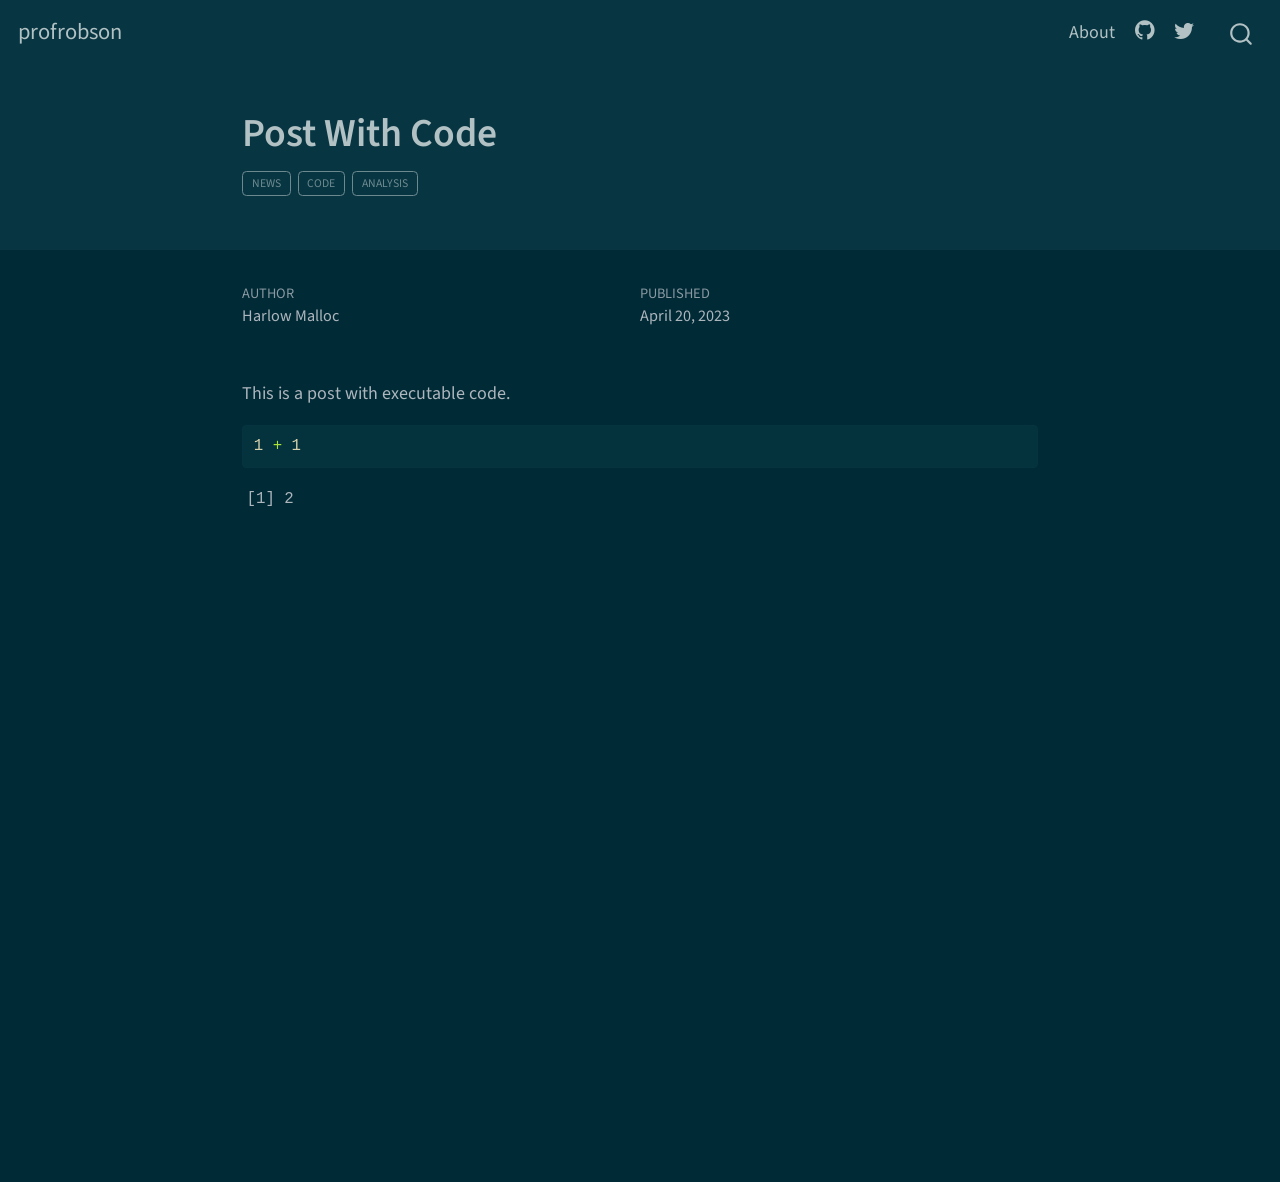
<file: docs/posts/post-with-code/index.html>
<!DOCTYPE html>
<html xmlns="http://www.w3.org/1999/xhtml" lang="en" xml:lang="en"><head>

<meta charset="utf-8">
<meta name="generator" content="quarto-1.2.335">

<meta name="viewport" content="width=device-width, initial-scale=1.0, user-scalable=yes">

<meta name="author" content="Harlow Malloc">
<meta name="dcterms.date" content="2023-04-20">

<title>profrobson - Post With Code</title>
<style>
code{white-space: pre-wrap;}
span.smallcaps{font-variant: small-caps;}
div.columns{display: flex; gap: min(4vw, 1.5em);}
div.column{flex: auto; overflow-x: auto;}
div.hanging-indent{margin-left: 1.5em; text-indent: -1.5em;}
ul.task-list{list-style: none;}
ul.task-list li input[type="checkbox"] {
  width: 0.8em;
  margin: 0 0.8em 0.2em -1.6em;
  vertical-align: middle;
}
pre > code.sourceCode { white-space: pre; position: relative; }
pre > code.sourceCode > span { display: inline-block; line-height: 1.25; }
pre > code.sourceCode > span:empty { height: 1.2em; }
.sourceCode { overflow: visible; }
code.sourceCode > span { color: inherit; text-decoration: inherit; }
div.sourceCode { margin: 1em 0; }
pre.sourceCode { margin: 0; }
@media screen {
div.sourceCode { overflow: auto; }
}
@media print {
pre > code.sourceCode { white-space: pre-wrap; }
pre > code.sourceCode > span { text-indent: -5em; padding-left: 5em; }
}
pre.numberSource code
  { counter-reset: source-line 0; }
pre.numberSource code > span
  { position: relative; left: -4em; counter-increment: source-line; }
pre.numberSource code > span > a:first-child::before
  { content: counter(source-line);
    position: relative; left: -1em; text-align: right; vertical-align: baseline;
    border: none; display: inline-block;
    -webkit-touch-callout: none; -webkit-user-select: none;
    -khtml-user-select: none; -moz-user-select: none;
    -ms-user-select: none; user-select: none;
    padding: 0 4px; width: 4em;
    color: #aaaaaa;
  }
pre.numberSource { margin-left: 3em; border-left: 1px solid #aaaaaa;  padding-left: 4px; }
div.sourceCode
  {   }
@media screen {
pre > code.sourceCode > span > a:first-child::before { text-decoration: underline; }
}
code span.al { color: #ff0000; font-weight: bold; } /* Alert */
code span.an { color: #60a0b0; font-weight: bold; font-style: italic; } /* Annotation */
code span.at { color: #7d9029; } /* Attribute */
code span.bn { color: #40a070; } /* BaseN */
code span.bu { color: #008000; } /* BuiltIn */
code span.cf { color: #007020; font-weight: bold; } /* ControlFlow */
code span.ch { color: #4070a0; } /* Char */
code span.cn { color: #880000; } /* Constant */
code span.co { color: #60a0b0; font-style: italic; } /* Comment */
code span.cv { color: #60a0b0; font-weight: bold; font-style: italic; } /* CommentVar */
code span.do { color: #ba2121; font-style: italic; } /* Documentation */
code span.dt { color: #902000; } /* DataType */
code span.dv { color: #40a070; } /* DecVal */
code span.er { color: #ff0000; font-weight: bold; } /* Error */
code span.ex { } /* Extension */
code span.fl { color: #40a070; } /* Float */
code span.fu { color: #06287e; } /* Function */
code span.im { color: #008000; font-weight: bold; } /* Import */
code span.in { color: #60a0b0; font-weight: bold; font-style: italic; } /* Information */
code span.kw { color: #007020; font-weight: bold; } /* Keyword */
code span.op { color: #666666; } /* Operator */
code span.ot { color: #007020; } /* Other */
code span.pp { color: #bc7a00; } /* Preprocessor */
code span.sc { color: #4070a0; } /* SpecialChar */
code span.ss { color: #bb6688; } /* SpecialString */
code span.st { color: #4070a0; } /* String */
code span.va { color: #19177c; } /* Variable */
code span.vs { color: #4070a0; } /* VerbatimString */
code span.wa { color: #60a0b0; font-weight: bold; font-style: italic; } /* Warning */
</style>


<script src="../../site_libs/quarto-nav/quarto-nav.js"></script>
<script src="../../site_libs/quarto-nav/headroom.min.js"></script>
<script src="../../site_libs/clipboard/clipboard.min.js"></script>
<script src="../../site_libs/quarto-search/autocomplete.umd.js"></script>
<script src="../../site_libs/quarto-search/fuse.min.js"></script>
<script src="../../site_libs/quarto-search/quarto-search.js"></script>
<meta name="quarto:offset" content="../../">
<script src="../../site_libs/quarto-html/quarto.js"></script>
<script src="../../site_libs/quarto-html/popper.min.js"></script>
<script src="../../site_libs/quarto-html/tippy.umd.min.js"></script>
<script src="../../site_libs/quarto-html/anchor.min.js"></script>
<link href="../../site_libs/quarto-html/tippy.css" rel="stylesheet">
<link href="../../site_libs/quarto-html/quarto-syntax-highlighting-dark.css" rel="stylesheet" id="quarto-text-highlighting-styles">
<script src="../../site_libs/bootstrap/bootstrap.min.js"></script>
<link href="../../site_libs/bootstrap/bootstrap-icons.css" rel="stylesheet">
<link href="../../site_libs/bootstrap/bootstrap.min.css" rel="stylesheet" id="quarto-bootstrap" data-mode="dark">
<script id="quarto-search-options" type="application/json">{
  "location": "navbar",
  "copy-button": false,
  "collapse-after": 3,
  "panel-placement": "end",
  "type": "overlay",
  "limit": 20,
  "language": {
    "search-no-results-text": "No results",
    "search-matching-documents-text": "matching documents",
    "search-copy-link-title": "Copy link to search",
    "search-hide-matches-text": "Hide additional matches",
    "search-more-match-text": "more match in this document",
    "search-more-matches-text": "more matches in this document",
    "search-clear-button-title": "Clear",
    "search-detached-cancel-button-title": "Cancel",
    "search-submit-button-title": "Submit"
  }
}</script>


<link rel="stylesheet" href="../../styles.css">
</head>

<body class="nav-fixed fullcontent">

<div id="quarto-search-results"></div>
  <header id="quarto-header" class="headroom fixed-top">
    <nav class="navbar navbar-expand-lg navbar-dark ">
      <div class="navbar-container container-fluid">
      <div class="navbar-brand-container">
    <a class="navbar-brand" href="../../index.html">
    <span class="navbar-title">profrobson</span>
    </a>
  </div>
          <button class="navbar-toggler" type="button" data-bs-toggle="collapse" data-bs-target="#navbarCollapse" aria-controls="navbarCollapse" aria-expanded="false" aria-label="Toggle navigation" onclick="if (window.quartoToggleHeadroom) { window.quartoToggleHeadroom(); }">
  <span class="navbar-toggler-icon"></span>
</button>
          <div class="collapse navbar-collapse" id="navbarCollapse">
            <ul class="navbar-nav navbar-nav-scroll ms-auto">
  <li class="nav-item">
    <a class="nav-link" href="../../about.html">
 <span class="menu-text">About</span></a>
  </li>  
  <li class="nav-item compact">
    <a class="nav-link" href="https://github.com/robsonfvilela"><i class="bi bi-github" role="img">
</i> 
 <span class="menu-text"></span></a>
  </li>  
  <li class="nav-item compact">
    <a class="nav-link" href="https://twitter.com/robsonfvilela"><i class="bi bi-twitter" role="img">
</i> 
 <span class="menu-text"></span></a>
  </li>  
</ul>
              <div id="quarto-search" class="" title="Search"></div>
          </div> <!-- /navcollapse -->
      </div> <!-- /container-fluid -->
    </nav>
</header>
<!-- content -->
<header id="title-block-header" class="quarto-title-block default page-columns page-full">
  <div class="quarto-title-banner page-columns page-full">
    <div class="quarto-title column-body">
      <h1 class="title">Post With Code</h1>
                                <div class="quarto-categories">
                <div class="quarto-category">news</div>
                <div class="quarto-category">code</div>
                <div class="quarto-category">analysis</div>
              </div>
                  </div>
  </div>
    
  
  <div class="quarto-title-meta">

      <div>
      <div class="quarto-title-meta-heading">Author</div>
      <div class="quarto-title-meta-contents">
               <p>Harlow Malloc </p>
            </div>
    </div>
      
      <div>
      <div class="quarto-title-meta-heading">Published</div>
      <div class="quarto-title-meta-contents">
        <p class="date">April 20, 2023</p>
      </div>
    </div>
    
      
    </div>
    
  
  </header><div id="quarto-content" class="quarto-container page-columns page-rows-contents page-layout-article page-navbar">
<!-- sidebar -->
<!-- margin-sidebar -->
    
<!-- main -->
<main class="content quarto-banner-title-block" id="quarto-document-content">




<p>This is a post with executable code.</p>
<div class="cell">
<div class="sourceCode cell-code" id="cb1"><pre class="sourceCode r code-with-copy"><code class="sourceCode r"><span id="cb1-1"><a href="#cb1-1" aria-hidden="true" tabindex="-1"></a><span class="dv">1</span> <span class="sc">+</span> <span class="dv">1</span></span></code><button title="Copy to Clipboard" class="code-copy-button"><i class="bi"></i></button></pre></div>
<div class="cell-output cell-output-stdout">
<pre><code>[1] 2</code></pre>
</div>
</div>



</main> <!-- /main -->
<script id="quarto-html-after-body" type="application/javascript">
window.document.addEventListener("DOMContentLoaded", function (event) {
  const toggleBodyColorMode = (bsSheetEl) => {
    const mode = bsSheetEl.getAttribute("data-mode");
    const bodyEl = window.document.querySelector("body");
    if (mode === "dark") {
      bodyEl.classList.add("quarto-dark");
      bodyEl.classList.remove("quarto-light");
    } else {
      bodyEl.classList.add("quarto-light");
      bodyEl.classList.remove("quarto-dark");
    }
  }
  const toggleBodyColorPrimary = () => {
    const bsSheetEl = window.document.querySelector("link#quarto-bootstrap");
    if (bsSheetEl) {
      toggleBodyColorMode(bsSheetEl);
    }
  }
  toggleBodyColorPrimary();  
  const icon = "";
  const anchorJS = new window.AnchorJS();
  anchorJS.options = {
    placement: 'right',
    icon: icon
  };
  anchorJS.add('.anchored');
  const clipboard = new window.ClipboardJS('.code-copy-button', {
    target: function(trigger) {
      return trigger.previousElementSibling;
    }
  });
  clipboard.on('success', function(e) {
    // button target
    const button = e.trigger;
    // don't keep focus
    button.blur();
    // flash "checked"
    button.classList.add('code-copy-button-checked');
    var currentTitle = button.getAttribute("title");
    button.setAttribute("title", "Copied!");
    let tooltip;
    if (window.bootstrap) {
      button.setAttribute("data-bs-toggle", "tooltip");
      button.setAttribute("data-bs-placement", "left");
      button.setAttribute("data-bs-title", "Copied!");
      tooltip = new bootstrap.Tooltip(button, 
        { trigger: "manual", 
          customClass: "code-copy-button-tooltip",
          offset: [0, -8]});
      tooltip.show();    
    }
    setTimeout(function() {
      if (tooltip) {
        tooltip.hide();
        button.removeAttribute("data-bs-title");
        button.removeAttribute("data-bs-toggle");
        button.removeAttribute("data-bs-placement");
      }
      button.setAttribute("title", currentTitle);
      button.classList.remove('code-copy-button-checked');
    }, 1000);
    // clear code selection
    e.clearSelection();
  });
  function tippyHover(el, contentFn) {
    const config = {
      allowHTML: true,
      content: contentFn,
      maxWidth: 500,
      delay: 100,
      arrow: false,
      appendTo: function(el) {
          return el.parentElement;
      },
      interactive: true,
      interactiveBorder: 10,
      theme: 'quarto',
      placement: 'bottom-start'
    };
    window.tippy(el, config); 
  }
  const noterefs = window.document.querySelectorAll('a[role="doc-noteref"]');
  for (var i=0; i<noterefs.length; i++) {
    const ref = noterefs[i];
    tippyHover(ref, function() {
      // use id or data attribute instead here
      let href = ref.getAttribute('data-footnote-href') || ref.getAttribute('href');
      try { href = new URL(href).hash; } catch {}
      const id = href.replace(/^#\/?/, "");
      const note = window.document.getElementById(id);
      return note.innerHTML;
    });
  }
  const findCites = (el) => {
    const parentEl = el.parentElement;
    if (parentEl) {
      const cites = parentEl.dataset.cites;
      if (cites) {
        return {
          el,
          cites: cites.split(' ')
        };
      } else {
        return findCites(el.parentElement)
      }
    } else {
      return undefined;
    }
  };
  var bibliorefs = window.document.querySelectorAll('a[role="doc-biblioref"]');
  for (var i=0; i<bibliorefs.length; i++) {
    const ref = bibliorefs[i];
    const citeInfo = findCites(ref);
    if (citeInfo) {
      tippyHover(citeInfo.el, function() {
        var popup = window.document.createElement('div');
        citeInfo.cites.forEach(function(cite) {
          var citeDiv = window.document.createElement('div');
          citeDiv.classList.add('hanging-indent');
          citeDiv.classList.add('csl-entry');
          var biblioDiv = window.document.getElementById('ref-' + cite);
          if (biblioDiv) {
            citeDiv.innerHTML = biblioDiv.innerHTML;
          }
          popup.appendChild(citeDiv);
        });
        return popup.innerHTML;
      });
    }
  }
});
</script>
</div> <!-- /content -->



</body></html>
</file>
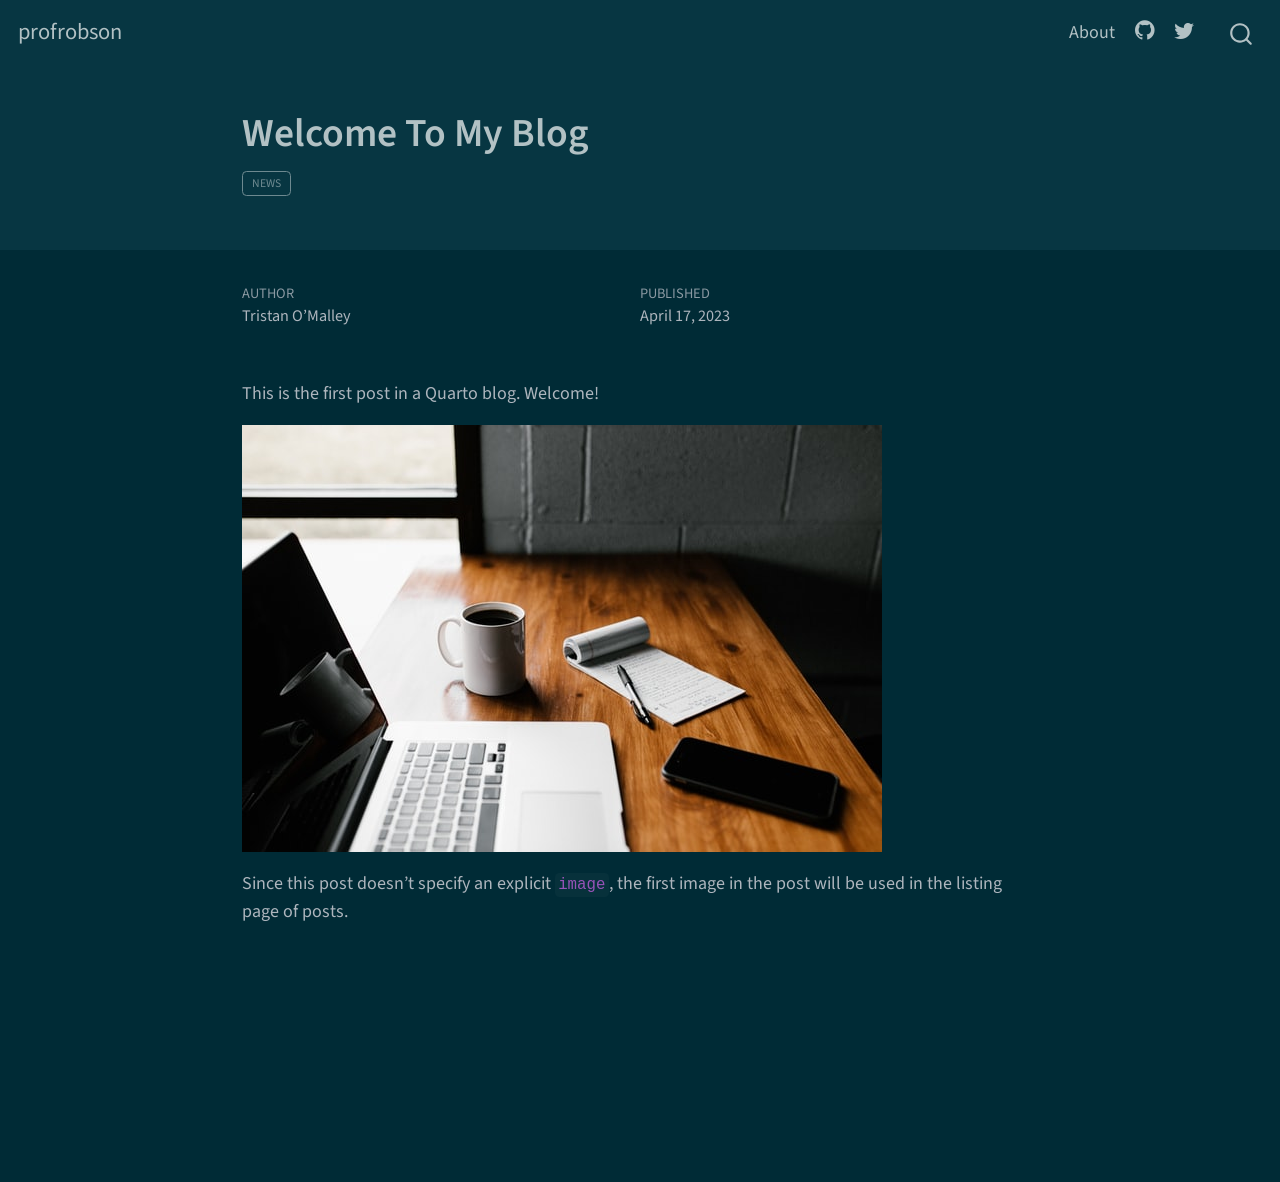
<file: docs/posts/welcome/index.html>
<!DOCTYPE html>
<html xmlns="http://www.w3.org/1999/xhtml" lang="en" xml:lang="en"><head>

<meta charset="utf-8">
<meta name="generator" content="quarto-1.2.335">

<meta name="viewport" content="width=device-width, initial-scale=1.0, user-scalable=yes">

<meta name="author" content="Tristan O’Malley">
<meta name="dcterms.date" content="2023-04-17">

<title>profrobson - Welcome To My Blog</title>
<style>
code{white-space: pre-wrap;}
span.smallcaps{font-variant: small-caps;}
div.columns{display: flex; gap: min(4vw, 1.5em);}
div.column{flex: auto; overflow-x: auto;}
div.hanging-indent{margin-left: 1.5em; text-indent: -1.5em;}
ul.task-list{list-style: none;}
ul.task-list li input[type="checkbox"] {
  width: 0.8em;
  margin: 0 0.8em 0.2em -1.6em;
  vertical-align: middle;
}
</style>


<script src="../../site_libs/quarto-nav/quarto-nav.js"></script>
<script src="../../site_libs/quarto-nav/headroom.min.js"></script>
<script src="../../site_libs/clipboard/clipboard.min.js"></script>
<script src="../../site_libs/quarto-search/autocomplete.umd.js"></script>
<script src="../../site_libs/quarto-search/fuse.min.js"></script>
<script src="../../site_libs/quarto-search/quarto-search.js"></script>
<meta name="quarto:offset" content="../../">
<script src="../../site_libs/quarto-html/quarto.js"></script>
<script src="../../site_libs/quarto-html/popper.min.js"></script>
<script src="../../site_libs/quarto-html/tippy.umd.min.js"></script>
<script src="../../site_libs/quarto-html/anchor.min.js"></script>
<link href="../../site_libs/quarto-html/tippy.css" rel="stylesheet">
<link href="../../site_libs/quarto-html/quarto-syntax-highlighting-dark.css" rel="stylesheet" id="quarto-text-highlighting-styles">
<script src="../../site_libs/bootstrap/bootstrap.min.js"></script>
<link href="../../site_libs/bootstrap/bootstrap-icons.css" rel="stylesheet">
<link href="../../site_libs/bootstrap/bootstrap.min.css" rel="stylesheet" id="quarto-bootstrap" data-mode="dark">
<script id="quarto-search-options" type="application/json">{
  "location": "navbar",
  "copy-button": false,
  "collapse-after": 3,
  "panel-placement": "end",
  "type": "overlay",
  "limit": 20,
  "language": {
    "search-no-results-text": "No results",
    "search-matching-documents-text": "matching documents",
    "search-copy-link-title": "Copy link to search",
    "search-hide-matches-text": "Hide additional matches",
    "search-more-match-text": "more match in this document",
    "search-more-matches-text": "more matches in this document",
    "search-clear-button-title": "Clear",
    "search-detached-cancel-button-title": "Cancel",
    "search-submit-button-title": "Submit"
  }
}</script>


<link rel="stylesheet" href="../../styles.css">
</head>

<body class="nav-fixed fullcontent">

<div id="quarto-search-results"></div>
  <header id="quarto-header" class="headroom fixed-top">
    <nav class="navbar navbar-expand-lg navbar-dark ">
      <div class="navbar-container container-fluid">
      <div class="navbar-brand-container">
    <a class="navbar-brand" href="../../index.html">
    <span class="navbar-title">profrobson</span>
    </a>
  </div>
          <button class="navbar-toggler" type="button" data-bs-toggle="collapse" data-bs-target="#navbarCollapse" aria-controls="navbarCollapse" aria-expanded="false" aria-label="Toggle navigation" onclick="if (window.quartoToggleHeadroom) { window.quartoToggleHeadroom(); }">
  <span class="navbar-toggler-icon"></span>
</button>
          <div class="collapse navbar-collapse" id="navbarCollapse">
            <ul class="navbar-nav navbar-nav-scroll ms-auto">
  <li class="nav-item">
    <a class="nav-link" href="../../about.html">
 <span class="menu-text">About</span></a>
  </li>  
  <li class="nav-item compact">
    <a class="nav-link" href="https://github.com/robsonfvilela"><i class="bi bi-github" role="img">
</i> 
 <span class="menu-text"></span></a>
  </li>  
  <li class="nav-item compact">
    <a class="nav-link" href="https://twitter.com/robsonfvilela"><i class="bi bi-twitter" role="img">
</i> 
 <span class="menu-text"></span></a>
  </li>  
</ul>
              <div id="quarto-search" class="" title="Search"></div>
          </div> <!-- /navcollapse -->
      </div> <!-- /container-fluid -->
    </nav>
</header>
<!-- content -->
<header id="title-block-header" class="quarto-title-block default page-columns page-full">
  <div class="quarto-title-banner page-columns page-full">
    <div class="quarto-title column-body">
      <h1 class="title">Welcome To My Blog</h1>
                                <div class="quarto-categories">
                <div class="quarto-category">news</div>
              </div>
                  </div>
  </div>
    
  
  <div class="quarto-title-meta">

      <div>
      <div class="quarto-title-meta-heading">Author</div>
      <div class="quarto-title-meta-contents">
               <p>Tristan O’Malley </p>
            </div>
    </div>
      
      <div>
      <div class="quarto-title-meta-heading">Published</div>
      <div class="quarto-title-meta-contents">
        <p class="date">April 17, 2023</p>
      </div>
    </div>
    
      
    </div>
    
  
  </header><div id="quarto-content" class="quarto-container page-columns page-rows-contents page-layout-article page-navbar">
<!-- sidebar -->
<!-- margin-sidebar -->
    
<!-- main -->
<main class="content quarto-banner-title-block" id="quarto-document-content">




<p>This is the first post in a Quarto blog. Welcome!</p>
<p><img src="thumbnail.jpg" class="img-fluid"></p>
<p>Since this post doesn’t specify an explicit <code>image</code>, the first image in the post will be used in the listing page of posts.</p>



</main> <!-- /main -->
<script id="quarto-html-after-body" type="application/javascript">
window.document.addEventListener("DOMContentLoaded", function (event) {
  const toggleBodyColorMode = (bsSheetEl) => {
    const mode = bsSheetEl.getAttribute("data-mode");
    const bodyEl = window.document.querySelector("body");
    if (mode === "dark") {
      bodyEl.classList.add("quarto-dark");
      bodyEl.classList.remove("quarto-light");
    } else {
      bodyEl.classList.add("quarto-light");
      bodyEl.classList.remove("quarto-dark");
    }
  }
  const toggleBodyColorPrimary = () => {
    const bsSheetEl = window.document.querySelector("link#quarto-bootstrap");
    if (bsSheetEl) {
      toggleBodyColorMode(bsSheetEl);
    }
  }
  toggleBodyColorPrimary();  
  const icon = "";
  const anchorJS = new window.AnchorJS();
  anchorJS.options = {
    placement: 'right',
    icon: icon
  };
  anchorJS.add('.anchored');
  const clipboard = new window.ClipboardJS('.code-copy-button', {
    target: function(trigger) {
      return trigger.previousElementSibling;
    }
  });
  clipboard.on('success', function(e) {
    // button target
    const button = e.trigger;
    // don't keep focus
    button.blur();
    // flash "checked"
    button.classList.add('code-copy-button-checked');
    var currentTitle = button.getAttribute("title");
    button.setAttribute("title", "Copied!");
    let tooltip;
    if (window.bootstrap) {
      button.setAttribute("data-bs-toggle", "tooltip");
      button.setAttribute("data-bs-placement", "left");
      button.setAttribute("data-bs-title", "Copied!");
      tooltip = new bootstrap.Tooltip(button, 
        { trigger: "manual", 
          customClass: "code-copy-button-tooltip",
          offset: [0, -8]});
      tooltip.show();    
    }
    setTimeout(function() {
      if (tooltip) {
        tooltip.hide();
        button.removeAttribute("data-bs-title");
        button.removeAttribute("data-bs-toggle");
        button.removeAttribute("data-bs-placement");
      }
      button.setAttribute("title", currentTitle);
      button.classList.remove('code-copy-button-checked');
    }, 1000);
    // clear code selection
    e.clearSelection();
  });
  function tippyHover(el, contentFn) {
    const config = {
      allowHTML: true,
      content: contentFn,
      maxWidth: 500,
      delay: 100,
      arrow: false,
      appendTo: function(el) {
          return el.parentElement;
      },
      interactive: true,
      interactiveBorder: 10,
      theme: 'quarto',
      placement: 'bottom-start'
    };
    window.tippy(el, config); 
  }
  const noterefs = window.document.querySelectorAll('a[role="doc-noteref"]');
  for (var i=0; i<noterefs.length; i++) {
    const ref = noterefs[i];
    tippyHover(ref, function() {
      // use id or data attribute instead here
      let href = ref.getAttribute('data-footnote-href') || ref.getAttribute('href');
      try { href = new URL(href).hash; } catch {}
      const id = href.replace(/^#\/?/, "");
      const note = window.document.getElementById(id);
      return note.innerHTML;
    });
  }
  const findCites = (el) => {
    const parentEl = el.parentElement;
    if (parentEl) {
      const cites = parentEl.dataset.cites;
      if (cites) {
        return {
          el,
          cites: cites.split(' ')
        };
      } else {
        return findCites(el.parentElement)
      }
    } else {
      return undefined;
    }
  };
  var bibliorefs = window.document.querySelectorAll('a[role="doc-biblioref"]');
  for (var i=0; i<bibliorefs.length; i++) {
    const ref = bibliorefs[i];
    const citeInfo = findCites(ref);
    if (citeInfo) {
      tippyHover(citeInfo.el, function() {
        var popup = window.document.createElement('div');
        citeInfo.cites.forEach(function(cite) {
          var citeDiv = window.document.createElement('div');
          citeDiv.classList.add('hanging-indent');
          citeDiv.classList.add('csl-entry');
          var biblioDiv = window.document.getElementById('ref-' + cite);
          if (biblioDiv) {
            citeDiv.innerHTML = biblioDiv.innerHTML;
          }
          popup.appendChild(citeDiv);
        });
        return popup.innerHTML;
      });
    }
  }
});
</script>
</div> <!-- /content -->



</body></html>
</file>
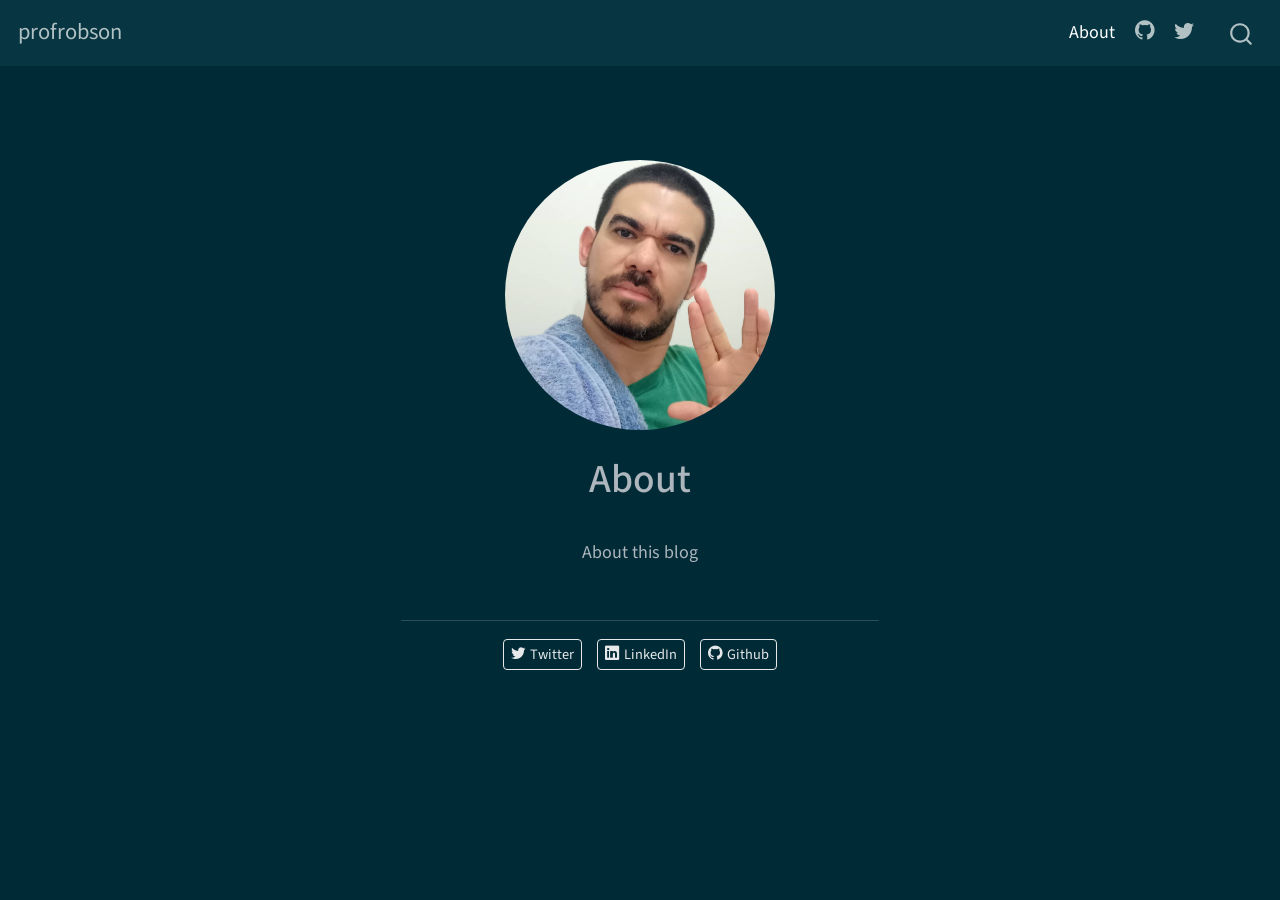
<file: docs/about.html>
<!DOCTYPE html>
<html xmlns="http://www.w3.org/1999/xhtml" lang="en" xml:lang="en"><head>

<meta charset="utf-8">
<meta name="generator" content="quarto-1.2.335">

<meta name="viewport" content="width=device-width, initial-scale=1.0, user-scalable=yes">


<title>profrobson - About</title>
<style>
code{white-space: pre-wrap;}
span.smallcaps{font-variant: small-caps;}
div.columns{display: flex; gap: min(4vw, 1.5em);}
div.column{flex: auto; overflow-x: auto;}
div.hanging-indent{margin-left: 1.5em; text-indent: -1.5em;}
ul.task-list{list-style: none;}
ul.task-list li input[type="checkbox"] {
  width: 0.8em;
  margin: 0 0.8em 0.2em -1.6em;
  vertical-align: middle;
}
</style>


<script src="site_libs/quarto-nav/quarto-nav.js"></script>
<script src="site_libs/quarto-nav/headroom.min.js"></script>
<script src="site_libs/clipboard/clipboard.min.js"></script>
<script src="site_libs/quarto-search/autocomplete.umd.js"></script>
<script src="site_libs/quarto-search/fuse.min.js"></script>
<script src="site_libs/quarto-search/quarto-search.js"></script>
<meta name="quarto:offset" content="./">
<script src="site_libs/quarto-html/quarto.js"></script>
<script src="site_libs/quarto-html/popper.min.js"></script>
<script src="site_libs/quarto-html/tippy.umd.min.js"></script>
<link href="site_libs/quarto-html/tippy.css" rel="stylesheet">
<link href="site_libs/quarto-html/quarto-syntax-highlighting-dark.css" rel="stylesheet" id="quarto-text-highlighting-styles">
<script src="site_libs/bootstrap/bootstrap.min.js"></script>
<link href="site_libs/bootstrap/bootstrap-icons.css" rel="stylesheet">
<link href="site_libs/bootstrap/bootstrap.min.css" rel="stylesheet" id="quarto-bootstrap" data-mode="dark">
<script id="quarto-search-options" type="application/json">{
  "location": "navbar",
  "copy-button": false,
  "collapse-after": 3,
  "panel-placement": "end",
  "type": "overlay",
  "limit": 20,
  "language": {
    "search-no-results-text": "No results",
    "search-matching-documents-text": "matching documents",
    "search-copy-link-title": "Copy link to search",
    "search-hide-matches-text": "Hide additional matches",
    "search-more-match-text": "more match in this document",
    "search-more-matches-text": "more matches in this document",
    "search-clear-button-title": "Clear",
    "search-detached-cancel-button-title": "Cancel",
    "search-submit-button-title": "Submit"
  }
}</script>


<link rel="stylesheet" href="styles.css">
</head>

<body class="nav-fixed fullcontent">

<div id="quarto-search-results"></div>
  <header id="quarto-header" class="headroom fixed-top">
    <nav class="navbar navbar-expand-lg navbar-dark ">
      <div class="navbar-container container-fluid">
      <div class="navbar-brand-container">
    <a class="navbar-brand" href="./index.html">
    <span class="navbar-title">profrobson</span>
    </a>
  </div>
          <button class="navbar-toggler" type="button" data-bs-toggle="collapse" data-bs-target="#navbarCollapse" aria-controls="navbarCollapse" aria-expanded="false" aria-label="Toggle navigation" onclick="if (window.quartoToggleHeadroom) { window.quartoToggleHeadroom(); }">
  <span class="navbar-toggler-icon"></span>
</button>
          <div class="collapse navbar-collapse" id="navbarCollapse">
            <ul class="navbar-nav navbar-nav-scroll ms-auto">
  <li class="nav-item">
    <a class="nav-link active" href="./about.html" aria-current="page">
 <span class="menu-text">About</span></a>
  </li>  
  <li class="nav-item compact">
    <a class="nav-link" href="https://github.com/robsonfvilela"><i class="bi bi-github" role="img">
</i> 
 <span class="menu-text"></span></a>
  </li>  
  <li class="nav-item compact">
    <a class="nav-link" href="https://twitter.com/robsonfvilela"><i class="bi bi-twitter" role="img">
</i> 
 <span class="menu-text"></span></a>
  </li>  
</ul>
              <div id="quarto-search" class="" title="Search"></div>
          </div> <!-- /navcollapse -->
      </div> <!-- /container-fluid -->
    </nav>
</header>
<!-- content -->
<div id="quarto-content" class="quarto-container page-columns page-rows-contents page-layout-article page-navbar">
<!-- sidebar -->
<!-- margin-sidebar -->
    
<!-- main -->
<div class="quarto-about-jolla">
  <img src="avatar.png" class="about-image
  round " style="height: 15em; width: 15em;">
 <header id="title-block-header" class="quarto-title-block default">
<div class="quarto-title">
<h1 class="title">About</h1>
</div>
<div class="quarto-title-meta">
  </div>
</header><main class="content" id="quarto-document-content">
<p>About this blog</p>


</main> 
  <hr class="about-sep">
   <div class="about-links">
  <a href="https://twitter.com/robsonfvilela" class="about-link">
    <i class="bi bi-twitter"></i>
     <span class="about-link-text">Twitter</span>
  </a>
  <a href="https://linkedin.com/in/robson-ferreira-vilela-21682151/" class="about-link">
    <i class="bi bi-linkedin"></i>
     <span class="about-link-text">LinkedIn</span>
  </a>
  <a href="https://github.com/robsonfvilela" class="about-link">
    <i class="bi bi-github"></i>
     <span class="about-link-text">Github</span>
  </a>
</div>
</div>
 <!-- /main -->
<script id="quarto-html-after-body" type="application/javascript">
window.document.addEventListener("DOMContentLoaded", function (event) {
  const toggleBodyColorMode = (bsSheetEl) => {
    const mode = bsSheetEl.getAttribute("data-mode");
    const bodyEl = window.document.querySelector("body");
    if (mode === "dark") {
      bodyEl.classList.add("quarto-dark");
      bodyEl.classList.remove("quarto-light");
    } else {
      bodyEl.classList.add("quarto-light");
      bodyEl.classList.remove("quarto-dark");
    }
  }
  const toggleBodyColorPrimary = () => {
    const bsSheetEl = window.document.querySelector("link#quarto-bootstrap");
    if (bsSheetEl) {
      toggleBodyColorMode(bsSheetEl);
    }
  }
  toggleBodyColorPrimary();  
  const clipboard = new window.ClipboardJS('.code-copy-button', {
    target: function(trigger) {
      return trigger.previousElementSibling;
    }
  });
  clipboard.on('success', function(e) {
    // button target
    const button = e.trigger;
    // don't keep focus
    button.blur();
    // flash "checked"
    button.classList.add('code-copy-button-checked');
    var currentTitle = button.getAttribute("title");
    button.setAttribute("title", "Copied!");
    let tooltip;
    if (window.bootstrap) {
      button.setAttribute("data-bs-toggle", "tooltip");
      button.setAttribute("data-bs-placement", "left");
      button.setAttribute("data-bs-title", "Copied!");
      tooltip = new bootstrap.Tooltip(button, 
        { trigger: "manual", 
          customClass: "code-copy-button-tooltip",
          offset: [0, -8]});
      tooltip.show();    
    }
    setTimeout(function() {
      if (tooltip) {
        tooltip.hide();
        button.removeAttribute("data-bs-title");
        button.removeAttribute("data-bs-toggle");
        button.removeAttribute("data-bs-placement");
      }
      button.setAttribute("title", currentTitle);
      button.classList.remove('code-copy-button-checked');
    }, 1000);
    // clear code selection
    e.clearSelection();
  });
  function tippyHover(el, contentFn) {
    const config = {
      allowHTML: true,
      content: contentFn,
      maxWidth: 500,
      delay: 100,
      arrow: false,
      appendTo: function(el) {
          return el.parentElement;
      },
      interactive: true,
      interactiveBorder: 10,
      theme: 'quarto',
      placement: 'bottom-start'
    };
    window.tippy(el, config); 
  }
  const noterefs = window.document.querySelectorAll('a[role="doc-noteref"]');
  for (var i=0; i<noterefs.length; i++) {
    const ref = noterefs[i];
    tippyHover(ref, function() {
      // use id or data attribute instead here
      let href = ref.getAttribute('data-footnote-href') || ref.getAttribute('href');
      try { href = new URL(href).hash; } catch {}
      const id = href.replace(/^#\/?/, "");
      const note = window.document.getElementById(id);
      return note.innerHTML;
    });
  }
  const findCites = (el) => {
    const parentEl = el.parentElement;
    if (parentEl) {
      const cites = parentEl.dataset.cites;
      if (cites) {
        return {
          el,
          cites: cites.split(' ')
        };
      } else {
        return findCites(el.parentElement)
      }
    } else {
      return undefined;
    }
  };
  var bibliorefs = window.document.querySelectorAll('a[role="doc-biblioref"]');
  for (var i=0; i<bibliorefs.length; i++) {
    const ref = bibliorefs[i];
    const citeInfo = findCites(ref);
    if (citeInfo) {
      tippyHover(citeInfo.el, function() {
        var popup = window.document.createElement('div');
        citeInfo.cites.forEach(function(cite) {
          var citeDiv = window.document.createElement('div');
          citeDiv.classList.add('hanging-indent');
          citeDiv.classList.add('csl-entry');
          var biblioDiv = window.document.getElementById('ref-' + cite);
          if (biblioDiv) {
            citeDiv.innerHTML = biblioDiv.innerHTML;
          }
          popup.appendChild(citeDiv);
        });
        return popup.innerHTML;
      });
    }
  }
});
</script>
</div> <!-- /content -->



</body></html>
</file>
<file: docs/site_libs/quarto-html/tippy.css>
.tippy-box[data-animation=fade][data-state=hidden]{opacity:0}[data-tippy-root]{max-width:calc(100vw - 10px)}.tippy-box{position:relative;background-color:#333;color:#fff;border-radius:4px;font-size:14px;line-height:1.4;white-space:normal;outline:0;transition-property:transform,visibility,opacity}.tippy-box[data-placement^=top]>.tippy-arrow{bottom:0}.tippy-box[data-placement^=top]>.tippy-arrow:before{bottom:-7px;left:0;border-width:8px 8px 0;border-top-color:initial;transform-origin:center top}.tippy-box[data-placement^=bottom]>.tippy-arrow{top:0}.tippy-box[data-placement^=bottom]>.tippy-arrow:before{top:-7px;left:0;border-width:0 8px 8px;border-bottom-color:initial;transform-origin:center bottom}.tippy-box[data-placement^=left]>.tippy-arrow{right:0}.tippy-box[data-placement^=left]>.tippy-arrow:before{border-width:8px 0 8px 8px;border-left-color:initial;right:-7px;transform-origin:center left}.tippy-box[data-placement^=right]>.tippy-arrow{left:0}.tippy-box[data-placement^=right]>.tippy-arrow:before{left:-7px;border-width:8px 8px 8px 0;border-right-color:initial;transform-origin:center right}.tippy-box[data-inertia][data-state=visible]{transition-timing-function:cubic-bezier(.54,1.5,.38,1.11)}.tippy-arrow{width:16px;height:16px;color:#333}.tippy-arrow:before{content:"";position:absolute;border-color:transparent;border-style:solid}.tippy-content{position:relative;padding:5px 9px;z-index:1}
</file>
<file: docs/site_libs/quarto-html/quarto-syntax-highlighting-dark.css>
/* quarto syntax highlight colors */
:root {
  --quarto-hl-al-color: #f07178;
  --quarto-hl-an-color: #d4d0ab;
  --quarto-hl-at-color: #00e0e0;
  --quarto-hl-bn-color: #d4d0ab;
  --quarto-hl-bu-color: #abe338;
  --quarto-hl-ch-color: #abe338;
  --quarto-hl-co-color: #f8f8f2;
  --quarto-hl-cv-color: #ffd700;
  --quarto-hl-cn-color: #ffd700;
  --quarto-hl-cf-color: #ffa07a;
  --quarto-hl-dt-color: #ffa07a;
  --quarto-hl-dv-color: #d4d0ab;
  --quarto-hl-do-color: #f8f8f2;
  --quarto-hl-er-color: #f07178;
  --quarto-hl-ex-color: #00e0e0;
  --quarto-hl-fl-color: #d4d0ab;
  --quarto-hl-fu-color: #ffa07a;
  --quarto-hl-im-color: #abe338;
  --quarto-hl-in-color: #d4d0ab;
  --quarto-hl-kw-color: #ffa07a;
  --quarto-hl-op-color: #ffa07a;
  --quarto-hl-ot-color: #00e0e0;
  --quarto-hl-pp-color: #dcc6e0;
  --quarto-hl-re-color: #00e0e0;
  --quarto-hl-sc-color: #abe338;
  --quarto-hl-ss-color: #abe338;
  --quarto-hl-st-color: #abe338;
  --quarto-hl-va-color: #00e0e0;
  --quarto-hl-vs-color: #abe338;
  --quarto-hl-wa-color: #dcc6e0;
}

/* other quarto variables */
:root {
  --quarto-font-monospace: SFMono-Regular, Menlo, Monaco, Consolas, "Liberation Mono", "Courier New", monospace;
}

code span.al {
  font-weight: bold;
  color: #f07178;
}

code span.an {
  color: #d4d0ab;
}

code span.at {
  color: #00e0e0;
}

code span.bn {
  color: #d4d0ab;
}

code span.bu {
  color: #abe338;
}

code span.ch {
  color: #abe338;
}

code span.co {
  font-style: italic;
  color: #f8f8f2;
}

code span.cv {
  color: #ffd700;
}

code span.cn {
  color: #ffd700;
}

code span.cf {
  font-weight: bold;
  color: #ffa07a;
}

code span.dt {
  color: #ffa07a;
}

code span.dv {
  color: #d4d0ab;
}

code span.do {
  color: #f8f8f2;
}

code span.er {
  color: #f07178;
  text-decoration: underline;
}

code span.ex {
  font-weight: bold;
  color: #00e0e0;
}

code span.fl {
  color: #d4d0ab;
}

code span.fu {
  color: #ffa07a;
}

code span.im {
  color: #abe338;
}

code span.in {
  color: #d4d0ab;
}

code span.kw {
  font-weight: bold;
  color: #ffa07a;
}

pre > code.sourceCode > span {
  color: #f8f8f2;
}

code span {
  color: #f8f8f2;
}

code.sourceCode > span {
  color: #f8f8f2;
}

div.sourceCode,
div.sourceCode pre.sourceCode {
  color: #f8f8f2;
}

code span.op {
  color: #ffa07a;
}

code span.ot {
  color: #00e0e0;
}

code span.pp {
  color: #dcc6e0;
}

code span.re {
  color: #00e0e0;
}

code span.sc {
  color: #abe338;
}

code span.ss {
  color: #abe338;
}

code span.st {
  color: #abe338;
}

code span.va {
  color: #00e0e0;
}

code span.vs {
  color: #abe338;
}

code span.wa {
  color: #dcc6e0;
}

.prevent-inlining {
  content: "</";
}

/*# sourceMappingURL=935a306eefa94366c21e1a970dddb765.css.map */
</file>
<file: docs/styles.css>
/* css styles */
</file>
